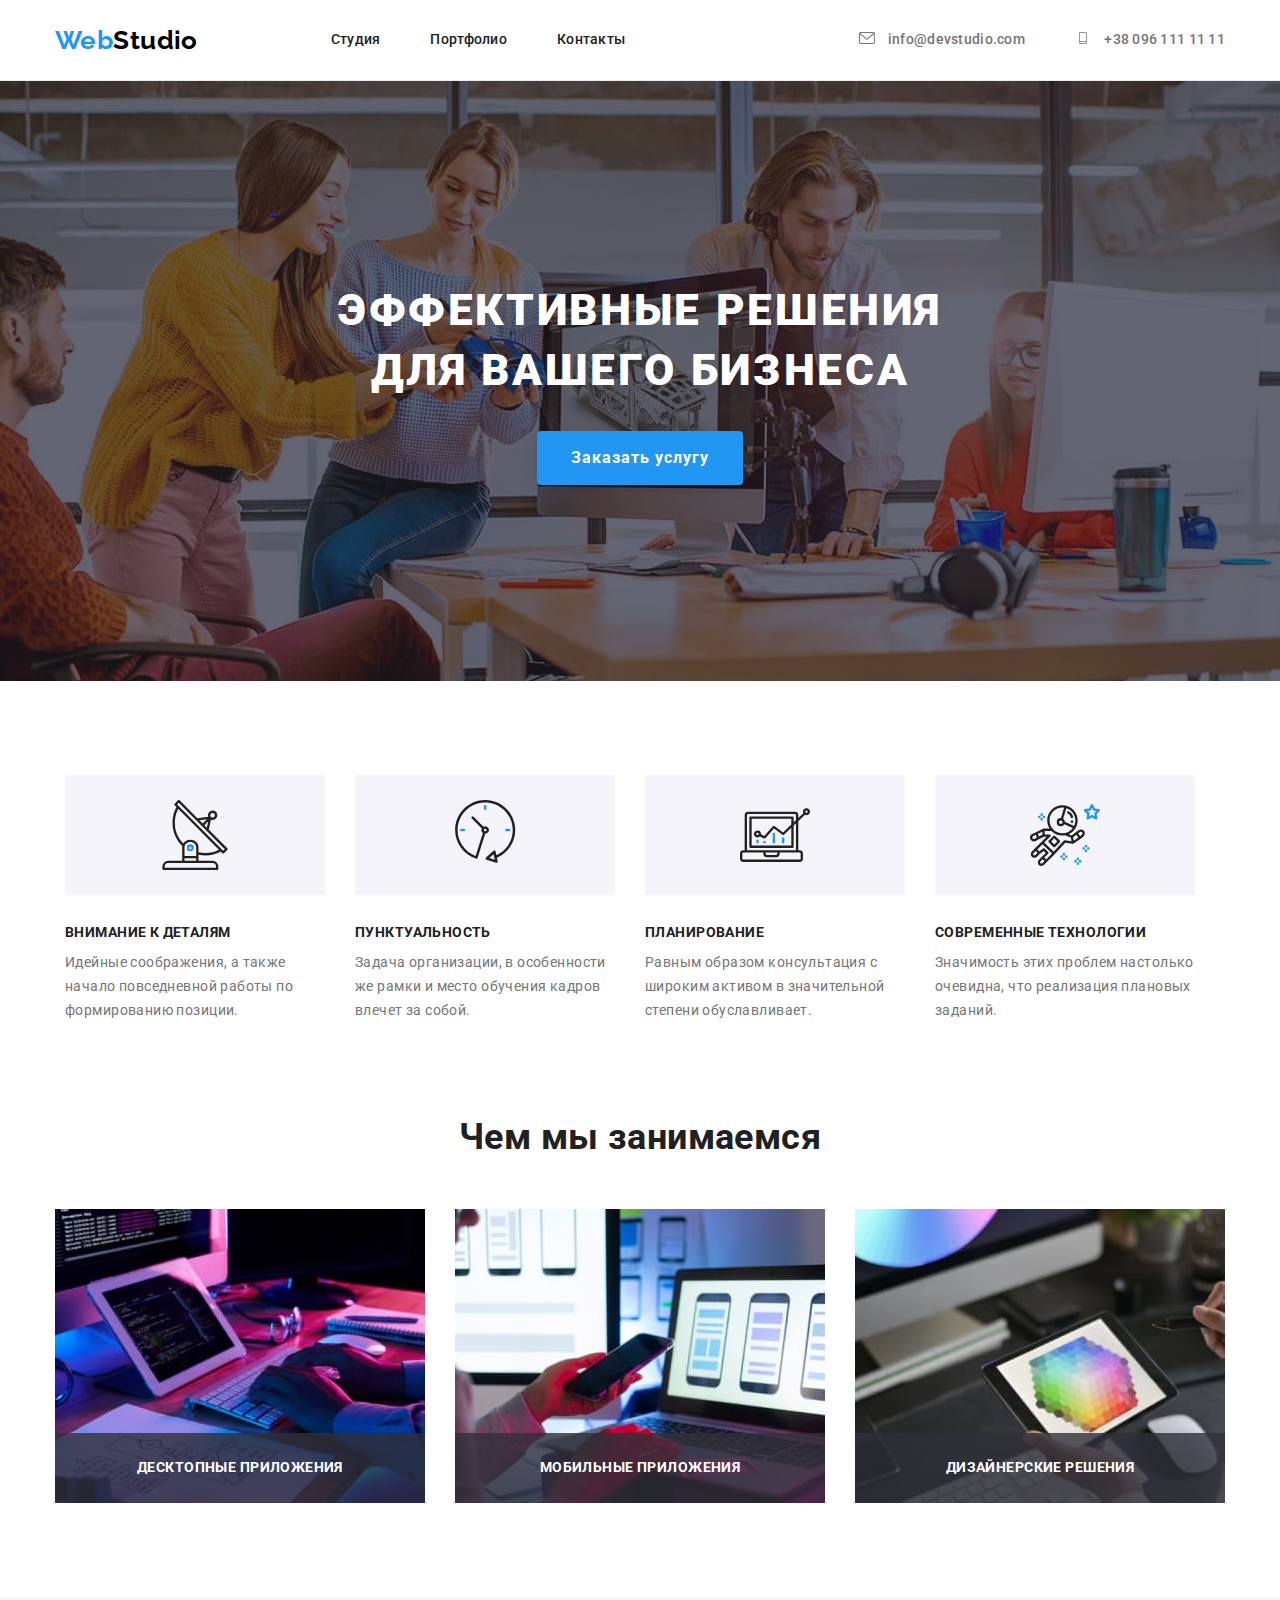
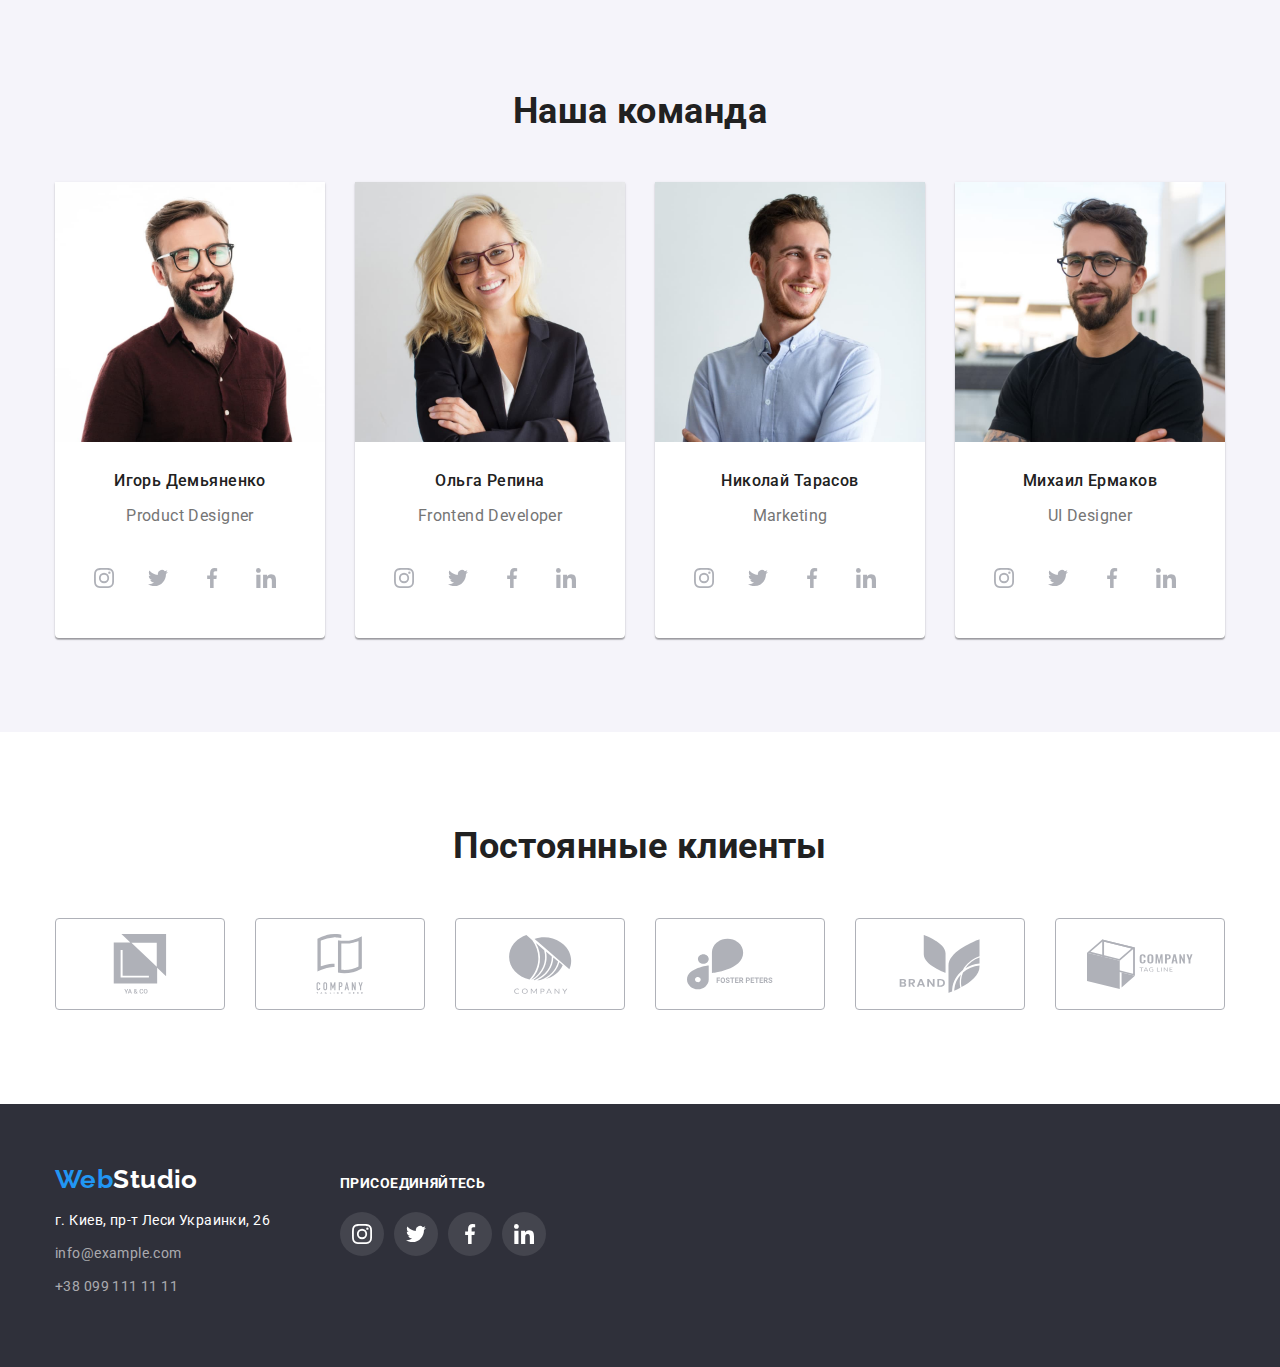
<file: index.html>
<!DOCTYPE html>
<html lang="ru">
<head>
    <meta charset="UTF-8">
    <meta http-equiv="X-UA-Compatible" content="IE=edge">
    <meta name="viewport" content="width=device-width, initial-scale=1.0">
    <title lang="en">WebStudio</title>
    <link href="https://fonts.googleapis.com/css2?family=Raleway:wght@700&family=Roboto:wght@400;500;700;900&display=swap" rel="stylesheet"/>
    <link rel="stylesheet" href="https://cdnjs.cloudflare.com/ajax/libs/modern-normalize/1.1.0/modern-normalize.min.css"/>
    <link rel="stylesheet" href="./css/styles.css"/>
</head>

    <body>

    <!-- Шапка сайта -->
    <header class="page-header">
    <div class="container navigation">
    <nav class="navigation">
     <a class="logo-header" href="./index.html" lang="en"><span class="web">Web</span>Studio</a>
        <ul class="site-nav list">
            <li class="nav-item"><a class="nav-link" href="./index.html">Студия</a></li>
            <li class="nav-item"><a class="nav-link" href="./portfolio.html">Портфолио</a></li>
            <li class="nav-item"><a class="nav-link" href="">Контакты</a></li>
        </ul>
        </nav>

        <ul class="contacts">
            <li class="item">
                <a class="link" href="mailto:info@devstudio.com">
                    <svg class="link-icon" width="16" height="12">
                        <use href="./images/sprite.svg#envelope"></use>
                    </svg>
                    info@devstudio.com</a>
            </li>

            <li class="item">
                <a class="link" href="tel:+380961111111">
                    <svg class="link-icon" width="16" height="12">
                        <use href="./images/sprite.svg#smartphone"></use>
                    </svg>
                    +38 096 111 11 11</a>
            </li>
        </ul>
    </div>
    </header>

    <!-- Main section -->
    <main class="main">
    <!-- Герой -->
    <section class="hero">
        <div class="container">
            <h1 class="hero-title">Эффективные решения <br/>для вашего бизнеса</h1>
            <button class="hero-button" type="button" data-modal-open>Заказать услугу</button>

            <div class="backdrop is-hidden" data-modal>
                <div class="modal">
                    <button class="close-button" data-modal-close>
                        <svg class="close-icon" width="18" height="18">
                            <use href="./images/sprite.svg#close-button"></use>
                        </svg>
                    </button>
                </div>
            </div>
        </div>
    </section>

    <!-- Особенности -->
    <section class="section">
        <div class="container">
            <h2 class="hide">Особенности</h2>
            <!-- скрыть -->
            <ul class="features">
                <li class="features-list ">
                    <div class="thumb">
                        <svg class ="thumb-icon" width="70" height="70">
                            <use href="./images/sprite.svg#antenna"></use>
                        </svg>
                    </div>
                <h3 class="features-title">Внимание к деталям</h3>
                <p class="features-text">Идейные соображения, а также начало повседневной работы по формированию позиции.</p>
                </li>

                <li class="features-list">
                    <div class="thumb">
                        <svg class="thumb-icon" width="70" height="70">
                            <use href="./images/sprite.svg#clock"></use>
                        </svg>
                    </div>
                <h3 class="features-title">Пунктуальность</h3>
                <p class="features-text">Задача организации, в особенности же рамки и место обучения кадров влечет за собой.</p>
                </li>

                <li class="features-list">
                    <div class="thumb">
                        <svg class="thumb-icon" width="70" height="70">
                            <use href="./images/sprite.svg#diagram"></use>
                        </svg>
                    </div>
                <h3 class="features-title">Планирование</h3>
                <p class="features-text">Равным образом консультация с широким активом в значительной степени обуславливает.</p>
                </li>
                
                <li class="features-list">
                    <div class="thumb">
                        <svg class="thumb-icon" width="70" height="70">
                            <use href="./images/sprite.svg#astronaut"></use>
                        </svg>
                    </div>
                <h3 class="features-title">Современные технологии</h3>
                <p class="features-text">Значимость этих проблем настолько очевидна, что реализация плановых заданий.</p>
                </li>
            </ul>
        </div>
    </section>

    <!-- Вид работы -->
    <section class="section work">
        <div class="container">
            <h2 class="work-title">Чем мы занимаемся</h2>
            <ul class="work-list">
                <div class="work-thumb">
                <li class="work-item">
                    <img src="./images/box1.jpg" alt="разработчик пишет код" width="370" height="294">
                </li>
                <p class="label">Десктопные приложения</p>
                </div>

                <div class="work-thumb" >
                <li class="work-item" >
                    <img src="./images/box2.jpg" alt="сотрудник создает мобильное приложение" width="370" height="294">
                </li>
                <p class="label">Мобильные приложения</p>
                </div>

                <div class="work-thumb">
                <li class="work-item">
                    <img src="./images/box3.jpg" alt="сотрудник работает с цветовой палитрой для дизайна" width="370" height="294">
                </li>
                <p class="label">Дизайнерские решения</p>
                </div>
            </ul>
        </div>
    </section>

    <!-- Команда -->
    <section class="section team">
        <div class="container">
            <h2 class="team-title">Наша команда</h2>
            <ul class="team-list">
                <li class="team-item">
                    <div class="team-card">
                    <a class="team-img" href=""><img src="./images/img1.jpg" alt="Игорь Демьяненко" width="270" height="260"></a>
                    </div>
                    <h3 class="employee">Игорь Демьяненко</h3>
                    <p class="team-text" lang="en">Product Designer</p>

                    <div class="team-link">
                    <a href="">
                    <svg class="team-icon" width="44" height="44">
                        <use width="20" height="20" x="12" y="12" href="./images/sprite.svg#instagram"></use>
                    </svg>
                    </a>

                    <a href="">
                    <svg class="team-icon" width="44" height="44">
                        <use width="20" height="20" x="12" y="12" href="./images/sprite.svg#twitter" ></use>
                    </svg>
                    </a>

                    <a href="">
                    <svg class="team-icon" width="44" height="44">
                        <use width="20" height="20" x="12" y="12" href="./images/sprite.svg#facebook"></use>
                    </svg>
                    </a>

                    <a href="">
                    <svg class="team-icon" width="44" height="44">
                        <use width="20" height="20" x="12" y="12" href="./images/sprite.svg#linkedin"></use>
                    </svg>
                    </a>
                    </div>
                </li>

                <li class="team-item">
                    <div class="team-card">
                    <a class="team-img" href=""><img src="./images/img2.jpg" alt="Ольга Репина" width="270" height="260"></a>
                    </div>
                    <h3 class="employee">Ольга Репина</h3>
                    <p class="team-text" lang="en">Frontend Developer</p>

                    <div class="team-link">
                        <a href="">
                            <svg class="team-icon" width="44" height="44">
                                <use width="20" height="20" x="12" y="12" href="./images/sprite.svg#instagram"></use>
                            </svg>
                        </a>
                    
                        <a href="">
                            <svg class="team-icon" width="44" height="44">
                                <use width="20" height="20" x="12" y="12" href="./images/sprite.svg#twitter"></use>
                            </svg>
                        </a>
                    
                        <a href="">
                            <svg class="team-icon" width="44" height="44">
                                <use width="20" height="20" x="12" y="12" href="./images/sprite.svg#facebook"></use>
                            </svg>
                        </a>
                    
                        <a href="">
                            <svg class="team-icon" width="44" height="44">
                                <use width="20" height="20" x="12" y="12" href="./images/sprite.svg#linkedin"></use>
                            </svg>
                        </a>
                    </div>
                </li>

                <li class="team-item">
                    <div class="team-card">
                    <a class="team-img" href=""><img src="./images/img3.jpg" alt="Николай Тарасов" width="270" height="260"></a>
                    </div>
                    <h3 class="employee">Николай Тарасов</h3>
                    <p class="team-text" lang="en">Marketing</p>

                    <div class="team-link">
                        <a href="">
                            <svg class="team-icon" width="44" height="44">
                                <use width="20" height="20" x="12" y="12" href="./images/sprite.svg#instagram"></use>
                            </svg>
                        </a>
                    
                        <a href="">
                            <svg class="team-icon" width="44" height="44">
                                <use width="20" height="20" x="12" y="12" href="./images/sprite.svg#twitter"></use>
                            </svg>
                        </a>
                    
                        <a href="">
                            <svg class="team-icon" width="44" height="44">
                                <use width="20" height="20" x="12" y="12" href="./images/sprite.svg#facebook"></use>
                            </svg>
                        </a>
                    
                        <a href="">
                            <svg class="team-icon" width="44" height="44">
                                <use width="20" height="20" x="12" y="12" href="./images/sprite.svg#linkedin"></use>
                            </svg>
                        </a>
                    </div>
                </li>

                <li class="team-item">
                    <div class="team-card">
                    <a class="team-img" href=""><img src="./images/img4.jpg" alt="Михаил Ермаков" width="270" height="260"></a>
                    </div>
                    <h3 class="employee">Михаил Ермаков</h3>
                    <p class="team-text" lang="en">UI Designer</p>

                    <div class="team-link">
                        <a href="">
                            <svg class="team-icon" width="44" height="44">
                                <use width="20" height="20" x="12" y="12" href="./images/sprite.svg#instagram"></use>
                            </svg>
                        </a>
                    
                        <a href="">
                            <svg class="team-icon" width="44" height="44">
                                <use width="20" height="20" x="12" y="12" href="./images/sprite.svg#twitter"></use>
                            </svg>
                        </a>
                    
                        <a href="">
                            <svg class="team-icon" width="44" height="44">
                                <use width="20" height="20" x="12" y="12" href="./images/sprite.svg#facebook"></use>
                            </svg>
                        </a>
                    
                        <a href="">
                            <svg class="team-icon" width="44" height="44">
                                <use width="20" height="20" x="12" y="12" href="./images/sprite.svg#linkedin"></use>
                            </svg>
                        </a>
                    </div>
                </li>
            </ul>
        </div>
    </section>

    <!-- Клиенты -->
    <section class="section">
        <div class="container">
            <h2 class="client-title">Постоянные клиенты</h2>
                <ul class="client-list">
                    <li class="client-item">
                    <a class="client-link" href="">
                        <svg class="client-icon" width="106" height="60">
                            <use href="./images/sprite.svg#client1"></use>
                        </svg>
                    </a>
                    </li>

                    <li class="client-item"> 
                        <a class="client-link" href="">
                        <svg class="client-icon" width="106" height="60">
                            <use href="./images/sprite.svg#client2"></use>
                        </svg>
                        </a>
                    </li>

                    <li class="client-item" >
                        <a class="client-link" href="">
                        <svg class="client-icon" width="106" height="60">
                            <use href="./images/sprite.svg#client3"></use>
                        </svg>
                        </a>
                    </li>

                    <li class="client-item">
                        <a class="client-link" href="">
                        <svg class="client-icon" width="106" height="60">
                            <use href="./images/sprite.svg#client4"></use>
                        </svg>
                        </a>
                    </li>

                    <li class="client-item">
                        <a class="client-link" href="">
                        <svg class="client-icon" width="106" height="60">
                            <use href="./images/sprite.svg#client5"></use>
                        </svg>
                        </a>
                    </li>

                    <li class="client-item">
                        <a class="client-link" href="">
                        <svg class="client-icon" width="106" height="60">
                            <use href="./images/sprite.svg#client6"></use>
                        </svg>
                        </a>
                    </li>
                </ul>
        </div>
    </section>
    </main>

    <!-- Подвал -->
    <footer class="page-footer">
        <div class="container footer">

        <div class="contact">
        <a class="logo-footer" href="./index.html" lang="en"><span class="web">Web</span>Studio</a>
        <address>
        <ul class="contacts-footer">
            <li class="footer-item">
                <a class="footer-link" href="https://goo.gl/maps/CdvJLRiEL6Q8Smko8"
                target="_blank" rel="noreferrer noopener">
                <span class="location">г. Киев, пр-т Леси Украинки, 26</span></a>
            </li>

            <li class="footer-item">
                <a class="footer-link" href="mailto:info@example.com">info@example.com</a>
            </li>

            <li class="footer-item">
                <a class="footer-link" href="tel:+380991111111">+38 099 111 11 11</a>
            </li>
        </ul>
        </address>
        </div>

        <div class="footer-social">
        <p class="join-title">присоединяйтесь</p>
        <ul class="join">
            <li class="join-item">
            <a class="join-link" href="">
                <svg class="join-icon" width="44" height="44">
                    <use width="20" height="20" x="12" y="12" href="./images/sprite.svg#instagram"></use>
                </svg>
            </a>
            </li>
        
            <li class="join-item">
            <a class="join-link" href="">
                <svg class="join-icon" width="44" height="44">
                    <use width="20" height="20" x="12" y="12" href="./images/sprite.svg#twitter"></use>
                </svg>
            </a>
            </li>

            <li class="join-item">
            <a class="join-link" href="">
                <svg class="join-icon" width="44" height="44">
                    <use width="20" height="20" x="12" y="12" href="./images/sprite.svg#facebook"></use>
                </svg>
            </a>
            </li>

            <li class="join-item">
            <a class="join-link" href="">
                <svg class="join-icon" width="44" height="44">
                    <use width="20" height="20" x="12" y="12" href="./images/sprite.svg#linkedin"></use>
                </svg>
            </a>
            </li>
        </ul>
        </div>

        </div>
    </footer>

    <script src="./js/modal.js"></script>
    </body>
</html>
</file>
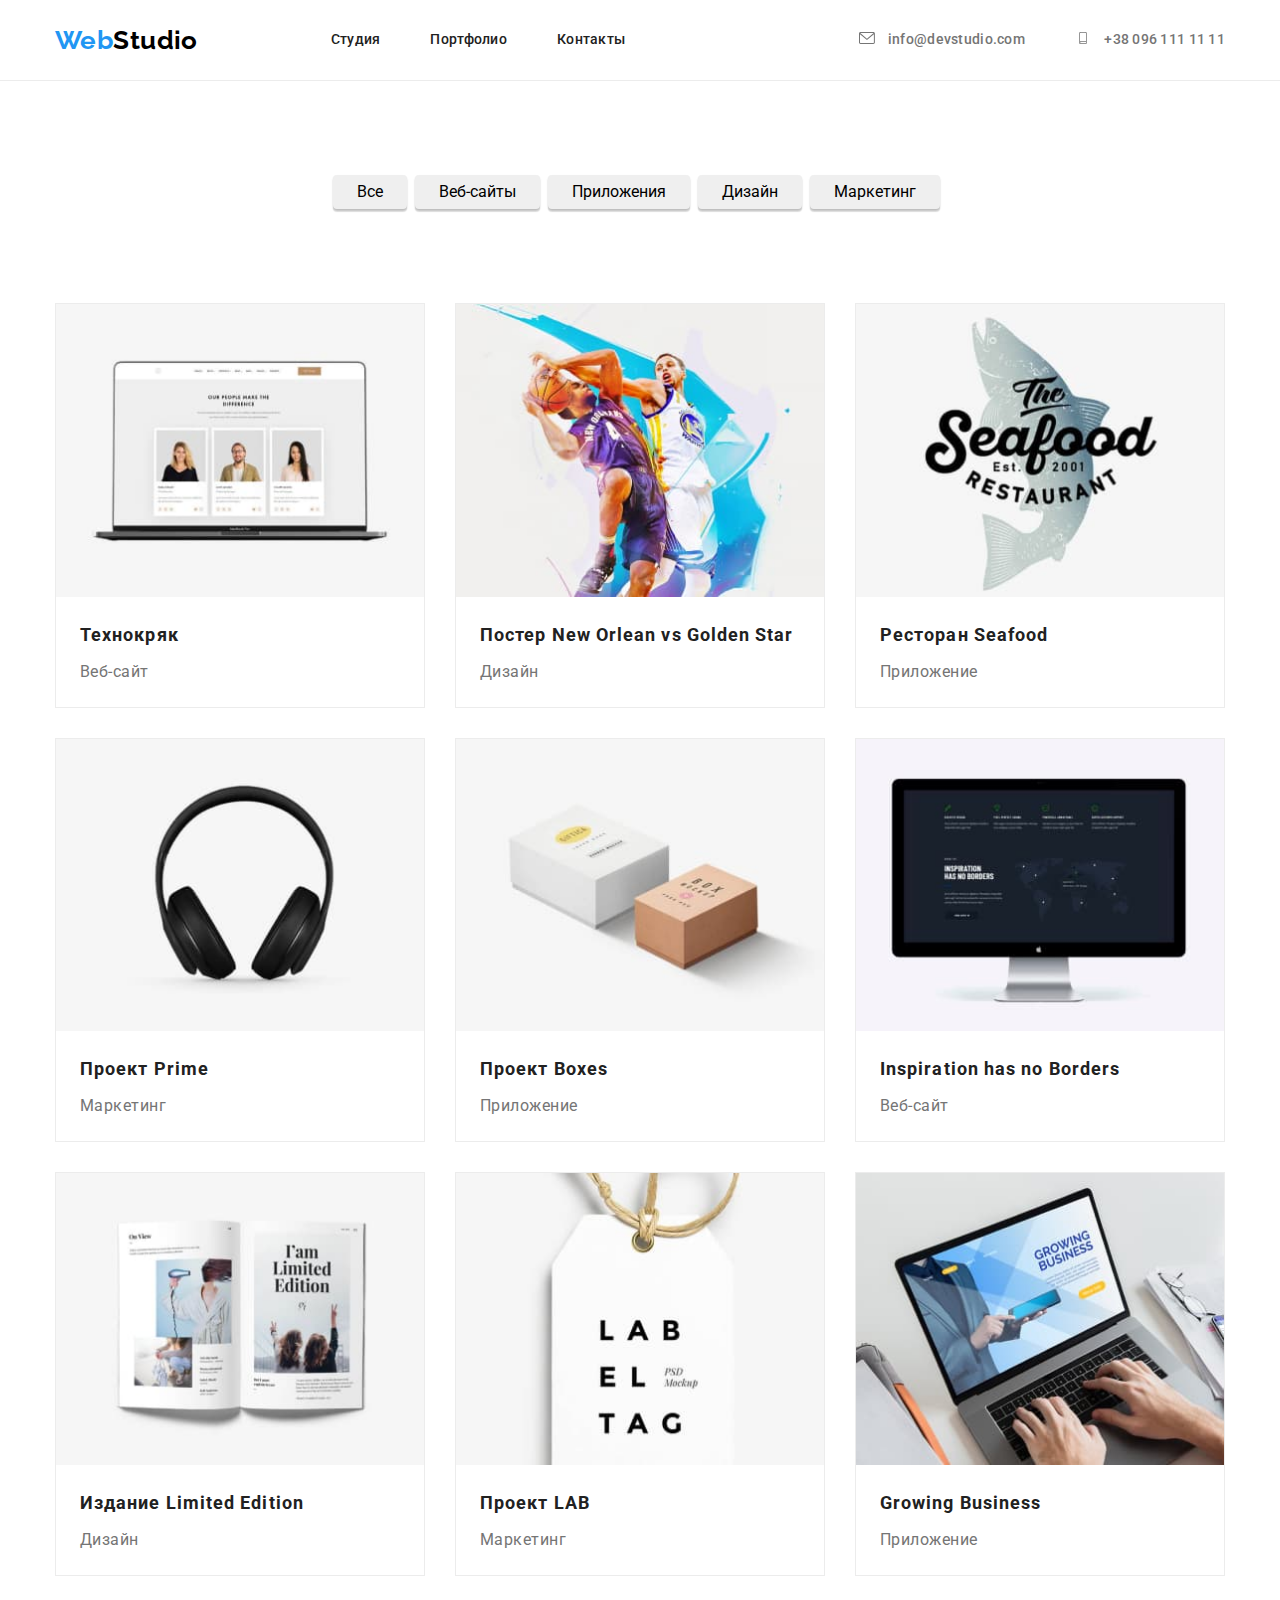
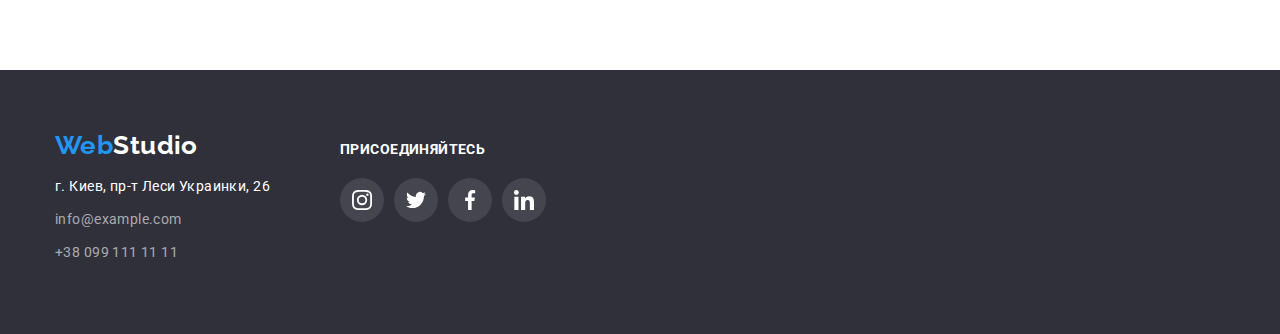
<file: portfolio.html>
<!DOCTYPE html>
<html lang="ru">
<head>
    <meta charset="UTF-8">
    <meta http-equiv="X-UA-Compatible" content="IE=edge">
    <meta name="viewport" content="width=device-width, initial-scale=1.0">
    <title>Портфолио</title>
        <link href="https://fonts.googleapis.com/css2?family=Raleway:wght@700&family=Roboto:wght@400;500;700;900&display=swap" rel="stylesheet"/>
        <link rel="stylesheet" href="https://cdnjs.cloudflare.com/ajax/libs/modern-normalize/1.1.0/modern-normalize.min.css"/>
        <link rel="stylesheet" href="./css/styles.css"/>
</head>

<body>

    <!-- Шапка сайта -->
    <header class="page-header">
        <div class="container navigation">
        <nav class="navigation">
            <a class="logo-header" href="./index.html" lang="en"><span class="web">Web</span>Studio</a>
            <ul class="site-nav list">
                <li class="nav-item"><a class="nav-link" href="./index.html">Студия</a></li>
                <li class="nav-item"><a class="nav-link" href="./portfolio.html">Портфолио</a></li>
                <li class="nav-item"><a class="nav-link" href="">Контакты</a></li>
            </ul>
        </nav>

        <ul class="contacts">
            <li class="item">
                <a class="link" href="mailto:info@devstudio.com">
                   <svg class="link-icon" width="16" height="12">
                        <use href="./images/sprite.svg#envelope"></use>
                   </svg>
                    info@devstudio.com</a>
            </li>

            <li class="item">
                <a class="link" href="tel:+380961111111">
                   <svg class="link-icon" width="16" height="12">
                        <use href="./images/sprite.svg#smartphone"></use>
                   </svg>
                    +38 096 111 11 11</a>
            </li>
        </ul>
        </div>
    </header>

    <!-- Портфолио -->
    <main>
        <div class="container">
        <!-- Фильтр -->
        <form class="filter ">
        <button class="btn" type="button">Все</button>
        <button class="btn" type="button">Веб-сайты</button>
        <button class="btn" type="button">Приложения</button>
        <button class="btn" type="button">Дизайн</button>
        <button class="btn" type="button">Маркетинг</button>
        </form>

        <!-- Контент страницы Портфолио -->
        <section class="section">
            <h1 class="hide">Контент страницы Портфолио</h1>
            <!-- скрыть -->
            <ul class="card-set">
                <li class="card-item">
                    <div class="card">
                    <a class="portfolio-card" href="">
                        <img src="./images/portfolio1.jpg" alt="на компьютере открытый сайт Технокряк"
                        width="370" height="294"/>
                        <div class="portfolio-overlay">
                            <p class="overlay-text">Технокряк это современная площадка распространения коронавируса. Компании используют эту
                                платформу для цифрового шпионажа и атак на защищённые сервера конкурентов.</p>
                        </div>
                    </a>
                    </div>
                    <div class="card-content">
                    <h2 class="portfolio-title">Технокряк</h2>
                    <p class="portfolio-text">Веб-сайт</p>
                    </div>
                    
                </li>

                <li class="card-item">
                    <div class="card">
                    <a class="portfolio-card" href="">
                        <img src="./images/portfolio2.jpg" alt="постер с баскетболистами двух команд" 
                        width="370" height="294"/>
                        <div class="portfolio-overlay">
                            <p class="overlay-text">Технокряк это современная площадка распространения коронавируса. Компании используют эту
                                платформу для цифрового шпионажа и атак на защищённые сервера конкурентов.</p>
                        </div>
                    </a>
                    </div>
                    <div class="card-content">
                    <h2 class="portfolio-title">Постер <span lang="en">New Orlean vs Golden Star</span></h2>
                    <p class="portfolio-text">Дизайн</p>
                    </div>
                </li>

                <li class="card-item">
                    <div class="card">
                    <a class="portfolio-card" href="">
                        <img src="./images/portfolio3.jpg" alt="логотип ресторану Морепродукты"
                        width="370" height="294"/>
                        <div class="portfolio-overlay">
                            <p class="overlay-text">Технокряк это современная площадка распространения коронавируса. Компании используют эту
                                платформу для цифрового шпионажа и атак на защищённые сервера конкурентов.</p>
                        </div>
                    </a>
                    </div>
                    <div class="card-content">
                    <h2 class="portfolio-title">Ресторан <span lang="en">Seafood</span></h2>
                    <p class="portfolio-text">Приложение</p>
                    </div>
                </li>

                <li class="card-item">
                    <div class="card">
                    <a class="portfolio-card" href="">
                        <img src="./images/portfolio4.jpg" alt="беспроводные наушники чёрного цвета" 
                        width="370" height="294"/>
                        <div class="portfolio-overlay">
                            <p class="overlay-text">Технокряк это современная площадка распространения коронавируса. Компании используют эту
                                платформу для цифрового шпионажа и атак на защищённые сервера конкурентов.</p>
                        </div>
                    </a>
                    </div>
                    <div class="card-content">
                    <h2 class="portfolio-title">Проект <span lang="en">Prime</span></h2>
                    <p class="portfolio-text">Маркетинг</p>
                    </div>
                </li>

                <li class="card-item">
                    <div class="card">
                    <a class="portfolio-card" href="">
                        <img src="./images/portfolio5.jpg" alt="две коробочки"
                        width="370" height="294"/>
                        <div class="portfolio-overlay">
                            <p class="overlay-text">Технокряк это современная площадка распространения коронавируса. Компании используют эту
                                платформу для цифрового шпионажа и атак на защищённые сервера конкурентов.</p>
                        </div>
                    </a>
                    </div>
                    <div class="card-content">
                    <h2 class="portfolio-title">Проект <span lang="en">Boxes</span></h2>
                    <p class="portfolio-text">Приложение</p>
                    </div>
                </li>

                <li class="card-item">
                    <div class="card">
                    <a class="portfolio-card" href="">
                        <img src="./images/portfolio6.jpg" alt="на компьютере открытый сайт У вдохновения нет границ"
                        width="370" height="294"/>
                        <div class="portfolio-overlay">
                            <p class="overlay-text">Технокряк это современная площадка распространения коронавируса. Компании используют эту
                                платформу для цифрового шпионажа и атак на защищённые сервера конкурентов.</p>
                        </div>
                    </a>
                    </div>
                    <div class="card-content">
                    <h2 class="portfolio-title" lang="en">Inspiration has no Borders</h2>
                    <p class="portfolio-text">Веб-сайт</p>
                    </div>
                </li>

                <li class="card-item">
                    <div class="card">
                    <a class="portfolio-card" href="">
                        <img src="./images/portfolio7.jpg" alt="книга"
                        width="370" height="294"/>
                        <div class="portfolio-overlay">
                            <p class="overlay-text">Технокряк это современная площадка распространения коронавируса. Компании используют эту
                                платформу для цифрового шпионажа и атак на защищённые сервера конкурентов.</p>
                        </div>
                    </a>
                    </div>
                    <div class="card-content">
                    <h2 class="portfolio-title">Издание <span lang="en">Limited Edition</span></h2>
                    <p class="portfolio-text">Дизайн</p>
                    </div>
                </li>

                <li class="card-item">
                    <div class="card">
                    <a class="portfolio-card" href="">
                        <img src="./images/portfolio8.jpg" alt="этикетка с названием проекта"
                        width="370" height="294"/>
                        <div class="portfolio-overlay">
                            <p class="overlay-text">Технокряк это современная площадка распространения коронавируса. Компании используют эту
                                платформу для цифрового шпионажа и атак на защищённые сервера конкурентов.</p>
                        </div>
                    </a>
                    </div>
                    <div class="card-content">
                    <h2 class="portfolio-title">Проект <span lang="en">LAB</span></h2>
                    <p class="portfolio-text">Маркетинг</p>
                    </div>
                </li>
                
                <li class="card-item">
                    <div class="card">
                    <a class="portfolio-card" href="">
                        <img src="./images/portfolio9.jpg" alt="человек работает с приложением Растущий бизнес"
                        width="370" height="294"/>
                        <div class="portfolio-overlay">
                            <p class="overlay-text">Технокряк это современная площадка распространения коронавируса. Компании используют эту
                                платформу для цифрового шпионажа и атак на защищённые сервера конкурентов.</p>
                        </div>
                    </a>
                    </div>
                    <div class="card-content">
                    <h2 class="portfolio-title" lang="en">Growing Business</h2>
                    <p class="portfolio-text">Приложение</p>
                    </div>
                </li>
            </ul>
        </section>
        </div>
    </main>

    <!-- Подвал-->
    <footer class="page-footer">
        <div class="container footer">

        <div class="contact">
        <a class="logo-footer" href="./index.html" lang="en"><span class="web">Web</span>Studio</a>
        <address>
            <ul class="contacts-footer">
                <li class="footer-item">
                    <a class="footer-link" href="https://goo.gl/maps/CdvJLRiEL6Q8Smko8" 
                    target="_blank" rel="noreferrer noopener">
                    <span class="location">г. Киев, пр-т Леси Украинки, 26</span></a>
                </li>

                <li class="footer-item">
                    <a class="footer-link" href="mailto:info@example.com">info@example.com</a>
                </li>

                <li class="footer-item">
                    <a class="footer-link" href="tel:+380991111111">+38 099 111 11 11</a>
                </li>
            </ul>
        </address>
        </div>

        <div class="footer-social">
            <p class="join-title">присоединяйтесь</p>
            <ul class="join">
                <li class="join-item">
                    <a class="join-link" href="">
                        <svg class="join-icon" width="44" height="44">
                            <use width="20" height="20" x="12" y="12" href="./images/sprite.svg#instagram"></use>
                        </svg>
                    </a>
                </li>
        
                <li class="join-item">
                    <a class="join-link" href="">
                        <svg class="join-icon" width="44" height="44">
                            <use width="20" height="20" x="12" y="12" href="./images/sprite.svg#twitter"></use>
                        </svg>
                    </a>
                </li>
        
                <li class="join-item">
                    <a class="join-link" href="">
                        <svg class="join-icon" width="44" height="44">
                            <use width="20" height="20" x="12" y="12" href="./images/sprite.svg#facebook"></use>
                        </svg>
                    </a>
                </li>
        
                <li class="join-item">
                    <a class="join-link" href="">
                        <svg class="join-icon" width="44" height="44">
                            <use width="20" height="20" x="12" y="12" href="./images/sprite.svg#linkedin"></use>
                        </svg>
                    </a>
                </li>
            </ul>
        </div>
        
        </div>
    </footer>

</body>
</html>
</file>
<file: css/styles.css>
:root {
  --logo-color: #000000;
  --title-color: #212121;
  --text-color: #757575;
  --white-color: #ffffff;
  --accent-color: #2196f3;
  --secondary-color: #2f303a;
  --background-color: #f5f4fa;
  --border-color: #ececec;
  /* color icon */
  --nav-icon: #757575;
  --primary-icon: #afb1b8;
  --secondary-icon: #2196f3;
  --third-icon: #ffffff;
  --transition-timing: cubic-bezier(0.4, 0, 0.2, 1);
}

/* HTML box */
html {
  box-sizing: border-box;
}

*,
*::before,
*::after {
  box-sizing: inherit;
}

/* Container */
.container {
  width: 1200px;
  margin: 0 auto;
  padding-right: 15px;
  padding-left: 15px;
}

/* Section */
.section {
  padding-top: 94px;
  padding-bottom: 94px;
}

/* BODY */
body {
  background-color: var(--white-color);
  color: var(--text-color);
  font-family: Roboto, sans-serif;
  font-size: 14px;
  line-height: 1.71;
  letter-spacing: 0.03em;
}

li {
  list-style: none;
}

a {
  text-decoration: none;
}

img {
  display: block;
  max-width: 100%;
  height: auto;
}

.hide {
  display: none;
}

/* Header */
.page-header {
  border-bottom: 1px solid var(--border-color);
}

/* Logo */
.navigation {
  display: flex;
  align-items: center;
  height: 80px;
}

.logo-header {
  color: var(--logo-color);
  font-family: Raleway, sans-serif;
  font-weight: 700;
  font-size: 26px;
  line-height: 1.19;

  margin-bottom: 0px;
}

.web {
  color: var(--accent-color);
  font-family: Raleway, sans-serif;
}

/* Site nav */
.site-nav {
  display: flex;
  margin-top: 0;
  margin-bottom: 0;
  margin-left: 93px;
}

.site-nav .nav-item + .nav-item {
  margin-left: 50px;
}

.site-nav .nav-link {
  color: var(--title-color);
  font-weight: 500;
  font-size: 14px;
  line-height: 1.14;
  letter-spacing: 0.02em;

  display: block;
  margin-bottom: 0px;
  padding-top: 32px;
  padding-bottom: 32px;

  transition: color 250ms var(--transition-timing), opacity 250ms var(--transition-timing);
}

.site-nav .nav-link:hover,
.site-nav .nav-link:focus,
.contacts .link:hover,
.contacts .link:focus {
  color: var(--accent-color);
  fill: var(--secondary-icon);
}

.site-nav .nav-link {
  position: relative;
}

.site-nav .nav-link::after {
  content: '';
  position: absolute;
  display: block;
  bottom: -1px;
  left: 0;
  width: 100%;
  height: 4px;
  background-color: var(--accent-color);
  border-radius: 2px;
  opacity: 0;
}

.site-nav .nav-link:hover::after,
.site-nav .nav-link:focus::after {
  opacity: 1;
}

/* Contacts */
.contacts .item + .item {
  margin-left: 50px;
}

.contacts .link-icon {
  margin-right: 10px;
}

.contacts {
  display: flex;
  margin-top: 0;
  margin-bottom: 0;
  margin-left: auto;
}

.contacts .link {
  color: var(--text-color);
  font-weight: 500;
  font-size: 14px;
  line-height: 1.14;
  letter-spacing: 0.02em;

  fill: var(--nav-icon);
  transition: color 250ms var(--transition-timing), fill 250ms var(--transition-timing);
}

/* Стили для index.html */

/* Hero */
.hero {
  background-color: var(--secondary-color);
  max-width: 1600px;
  height: 600px;
  text-align: center;
  margin: 0 auto;
  padding: 200px 0px;

  background-image: linear-gradient(to right, rgba(47, 48, 58, 0.4), rgba(47, 48, 58, 0.4)),
    url(../images/bg.img.jpg);
  background-size: cover;
  background-repeat: no-repeat;
  background-position: center;
}

.hero-title {
  color: var(--white-color);
  font-weight: 900;
  font-size: 44px;
  line-height: 1.36;
  letter-spacing: 0.06em;
  text-transform: uppercase;

  margin-top: 0;
  margin-bottom: 30px;
}

/* Button */
.hero-button {
  background-color: var(--accent-color);
  color: var(--white-color);
  font-weight: 700;
  font-size: 16px;
  line-height: 1.87;
  text-align: center;
  letter-spacing: 0.06em;

  display: block;
  cursor: pointer;
  border-radius: 4px;
  margin-right: auto;
  margin-left: auto;
  padding: 10px 32px;
  min-width: 200px;
  border-color: transparent;
  box-shadow: 0px 4px 4px rgba(0, 0, 0, 0.15);

  transition: background-color 250ms var(--transition-timing),
    box-shadow 250ms var(--transition-timing);
}

.hero-button:hover,
.hero-button:focus {
  border-radius: 4px;
  background-color: #188ce8;
  box-shadow: 0px 4px 4px rgba(0, 0, 0, 0.15);
}

/* Modal window */
.backdrop {
  position: fixed;
  top: 0;
  left: 0;
  width: 100%;
  height: 100%;
  background-color: rgba(0, 0, 0, 0.2);
  opacity: 1;

  transition: opasity 250ms var(--transition-timing);
}

.backdrop.is-hidden {
  visibility: hidden;
  opacity: 0;
  pointer-events: none;
}

.backdrop.is-hidden .modal {
  transform: translate(-50%, -50%) scale(1.1);
  opacity: 0;
}

.modal {
  position: absolute;
  top: 50%;
  left: 50%;
  transform: translate(-50%, -50%) scale(1);
  opacity: 1;
  width: 528px;
  height: 581px;
  background-color: var(--white-color);
  box-shadow: 0px 1px 3px rgba(0, 0, 0, 0.12), 0px 1px 1px rgba(0, 0, 0, 0.14),
    0px 2px 1px rgba(0, 0, 0, 0.2);
  border-radius: 4px;

  transition: transform 250ms var(--transition-timing), opacity 250ms var(--transition-timing);
}

.close-button {
  position: absolute;
  cursor: pointer;
  top: 8px;
  right: 8px;
  width: 30px;
  height: 30px;
  display: inline-flex;
  align-self: flex-start;
  justify-content: center;
  align-items: center;
  border-radius: 50%;
  border-color: var(--white-color);
  border: 1px solid rgba(0, 0, 0, 0.1);
  box-sizing: border-box;
}

/* Features */
.features {
  display: flex;
  flex-wrap: wrap;
  margin-top: 0;
  margin-bottom: 0;
  margin-left: -30px;
}

.features > .features-list {
  flex-basis: calc(100% / 4 - 30px);
}

.features > .features-list + .features-list {
  margin-left: 30px;
}

.thumb {
  content: '';
  display: flex;
  flex-direction: column;
  justify-content: center;
  align-items: center;
  height: 120px;
  margin-bottom: 30px;
  background-color: var(--background-color);
}

.features-title {
  color: var(--title-color);
  font-weight: 700;
  font-size: 14px;
  line-height: 1.14;
  text-transform: uppercase;

  margin-top: 0;
  margin-bottom: 10px;
}

.features-text {
  color: var(--text-color);
  font-size: 14px;
  line-height: 1.71;

  margin-top: 0;
  margin-bottom: 0;
}

/* Type of work */
.work {
  padding-top: 0;
}

.work-list {
  display: flex;
  margin-top: 0;
  margin-bottom: 0;
  padding-left: 0;
}

.work-list > .work-thumb + .work-thumb {
  margin-left: 30px;
}

.work-title {
  color: var(--title-color);
  font-weight: 700;
  font-size: 36px;
  line-height: 1.16;
  text-align: center;

  margin-top: 0;
  margin-bottom: 50px;
}

.work-thumb {
  position: relative;
  display: flex;
  justify-content: center;
}

.work-thumb::before {
  content: '';
  position: absolute;
  display: block;
  bottom: 0;
  left: 0;
  width: 100%;
  height: 70px;
  background-color: rgba(47, 47, 58, 0.8);
}

.work-thumb > .label {
  position: absolute;
  bottom: 27px;
  left: 50%;
  transform: translate(-50%, 0);
  width: 100%;
  margin: 0;

  color: var(--white-color);
  font-weight: 700;
  font-size: 14px;
  line-height: 1.14;
  letter-spacing: 0.03em;
  text-align: center;
  text-transform: uppercase;
}

/* Team */
.team-title {
  color: var(--title-color);
  font-weight: 700;
  font-size: 36px;
  line-height: 1.16;
  text-align: center;

  margin-top: 0;
  margin-bottom: 50px;
}

.team {
  background-color: var(--background-color);
}

.team-list {
  display: flex;
  flex-wrap: wrap;
  margin: -15px;
  padding: 0;
}

.team-list > .team-item {
  width: 270px;
  margin: 15px;
  background-color: var(--white-color);
  box-shadow: 0px 1px 3px rgba(0, 0, 0, 0.12), 0px 1px 1px rgba(0, 0, 0, 0.14),
    0px 2px 1px rgba(0, 0, 0, 0.2);
  border-radius: 0px 0px 4px 4px;
}

.employee {
  color: var(--title-color);
  font-weight: 500;
  font-size: 16px;
  line-height: 1.18;
  text-align: center;

  margin-top: 30px;
  margin-bottom: 10px;
}

.team-text {
  color: var(--text-color);
  font-size: 16px;
  line-height: 1.18;
  text-align: center;

  margin-bottom: 30px;
}

/* Social links */
.team-link {
  display: flex;
  justify-content: center;
  margin-bottom: 30px;
}

.team-icon {
  border-radius: 50%;
  margin-right: 10px;
  fill: var(--primary-icon);

  transition: fill 250ms var(--transition-timing), background-color 250ms var(--transition-timing);
}

.team-icon:hover,
.team-icon:focus {
  fill: var(--third-icon);
  background-color: var(--secondary-icon);
}

/* Client */
.client-title {
  color: var(--title-color);
  font-weight: 700;
  font-size: 36px;
  line-height: 1.16;
  text-align: center;

  margin-top: 0;
  margin-bottom: 50px;
}

.client-list {
  display: flex;
  justify-content: center;
  margin: 0;
  margin-left: -30px;
  padding-left: 0;
}

.client-list .client-item {
  flex-basis: calc(100 / 6 -30px);
  margin-left: 30px;
}

.client-list .client-link {
  width: 170px;
  height: 92px;
  border: 1px solid var(--primary-icon);
  border-radius: 4px;
  box-sizing: border-box;
  display: flex;
  justify-content: center;
  align-items: center;

  transition: fill 250ms var(--transition-timing), border 250ms var(--transition-timing);
}

.client-list .client-link {
  fill: var(--primary-icon);
}

.client-list .client-link:hover,
.client-list .client-link:focus {
  border: 1px solid var(--secondary-icon);
  fill: var(--secondary-icon);
}

/* Стили для portfolio.html*/

/* Portfolio buttons */
.filter {
  color: var(--title-color);
  font-weight: 500;
  font-size: 16px;
  line-height: 1.62;
  text-align: center;
  letter-spacing: 0.03em;

  display: flex;
  justify-content: center;
  transition: color 250ms var(--transition-timing), background-color 250ms var(--transition-timing),
    box-shadow 250ms var(--transition-timing);
}

.filter .btn {
  margin-top: 94px;
  margin-right: 8px;
}

.btn {
  border-radius: 4px;
  padding: 6px 22px;
  border-color: transparent;
  box-shadow: 0px 3px 1px rgba(0, 0, 0, 0.1), 0px 1px 2px rgba(0, 0, 0, 0.08),
    0px 2px 2px rgba(0, 0, 0, 0.12);
}

.filter :hover,
.filter :focus {
  background-color: var(--accent-color);
  color: var(--white-color);
  cursor: pointer;
  border-radius: 4px;
}

/* Portfolio */
.card-set {
  display: flex;
  flex-wrap: wrap;
  margin: -15px;
  padding: 0;
  /* flex-basis: calc(100 / 3 - 30px); */
}

.card-set > .card-item {
  width: 370px;
  margin: 15px;
  border: 1px solid var(--border-color);

  /* transition: box-shadow 250ms var(--transition); */
}

.card-set > .card-item:hover {
  background-color: var(--white-color);
  box-shadow: 0px 1px 3px rgba(0, 0, 0, 0.12), 0px 1px 1px rgba(0, 0, 0, 0.14),
    0px 2px 1px rgba(0, 0, 0, 0.2);
  border-radius: 0px 0px 4px 4px;
}

.card-content {
  padding: 20px 24px;
}

.portfolio-title {
  color: var(--title-color);
  font-weight: 700;
  font-size: 18px;
  line-height: 2;
  letter-spacing: 0.06em;

  margin: 0;
  padding-top: 0;
  padding-bottom: 4px;
}

.portfolio-text {
  color: var(--text-color);
  font-size: 16px;
  line-height: 1.87;
  letter-spacing: 0.03em;

  margin: 0;
  padding-bottom: 0;
}

.card {
  position: relative;
  overflow: hidden;
}

.portfolio-overlay {
  position: absolute;
  bottom: 0;
  left: 0;
  width: 100%;
  height: 100%;
  padding: 63px 24px;
  transform: translateY(100%);
  visibility: hidden;
  background-color: rgba(33, 150, 243, 0.9);

  transition: transform 250ms var(--transition-timing), visibility 250ms var(--transition-timing),
    background-color 250ms var(--transition-timing);
}

.card:hover .portfolio-overlay,
.card:focus .portfolio-overlay {
  transform: translateY(0%);
  visibility: visible;
}

.overlay-text {
  color: #ffffff;
  font-size: 18px;
  line-height: 1.56;
  letter-spacing: 0.03em;

  margin: 0;
  padding: 0;
}

/* Footer */
.page-footer {
  background-color: var(--secondary-color);
  padding: 60px 0;
}

.logo-footer {
  color: var(--white-color);
  font-family: Raleway, sans-serif;
  font-weight: 700;
  font-size: 26px;
  line-height: 1.19;
  text-decoration: none;

  display: block;
}

.container.footer {
  display: flex;
  flex-wrap: wrap;
}

.footer-social {
  margin-top: 12px;
  margin-left: 70px;
}

.contacts-footer {
  margin-bottom: 0;
  padding-left: 0;
}

.contacts-footer .footer-link:hover,
.contacts-footer .footer-link:focus {
  color: var(--accent-color);
}

.location {
  color: var(--white-color);
  font-style: normal;
  font-size: 14px;
  line-height: 1.71;

  margin-top: 20px;
}

.contacts-footer .footer-link {
  color: rgba(255, 255, 255, 0.6);
  font-style: normal;
  font-size: 14px;
  line-height: 1.71;

  display: inline-block;
  margin-bottom: 9px;
  transition: color 250ms var(--transition-timing);
}

/* Join */
.join-title {
  color: var(--white-color);
  font-weight: 700;
  font-size: 14px;
  line-height: 1.14;
  letter-spacing: 0.03em;
  text-transform: uppercase;

  margin-top: 0;
  margin-bottom: 20px;
}

.join {
  display: flex;
  flex-wrap: wrap;
  justify-content: center;
  margin: 0;
  padding: 0;
}

.join .join-item:not(:last-child) {
  margin-right: 10px;
}

.join-icon {
  border-radius: 50%;
  fill: var(--third-icon);
  background-color: rgba(255, 255, 255, 0.1);

  transition: fill 250ms var(--transition-timing), background-color 250ms var(--transition-timing),
    filter 250ms var(--transition-timing);
}

.join-icon:hover,
.join-icon:focus {
  background-color: var(--secondary-icon);
  filter: drop-shadow(0px 4px 4px rgba(0, 0, 0, 0.25));
}
</file>
